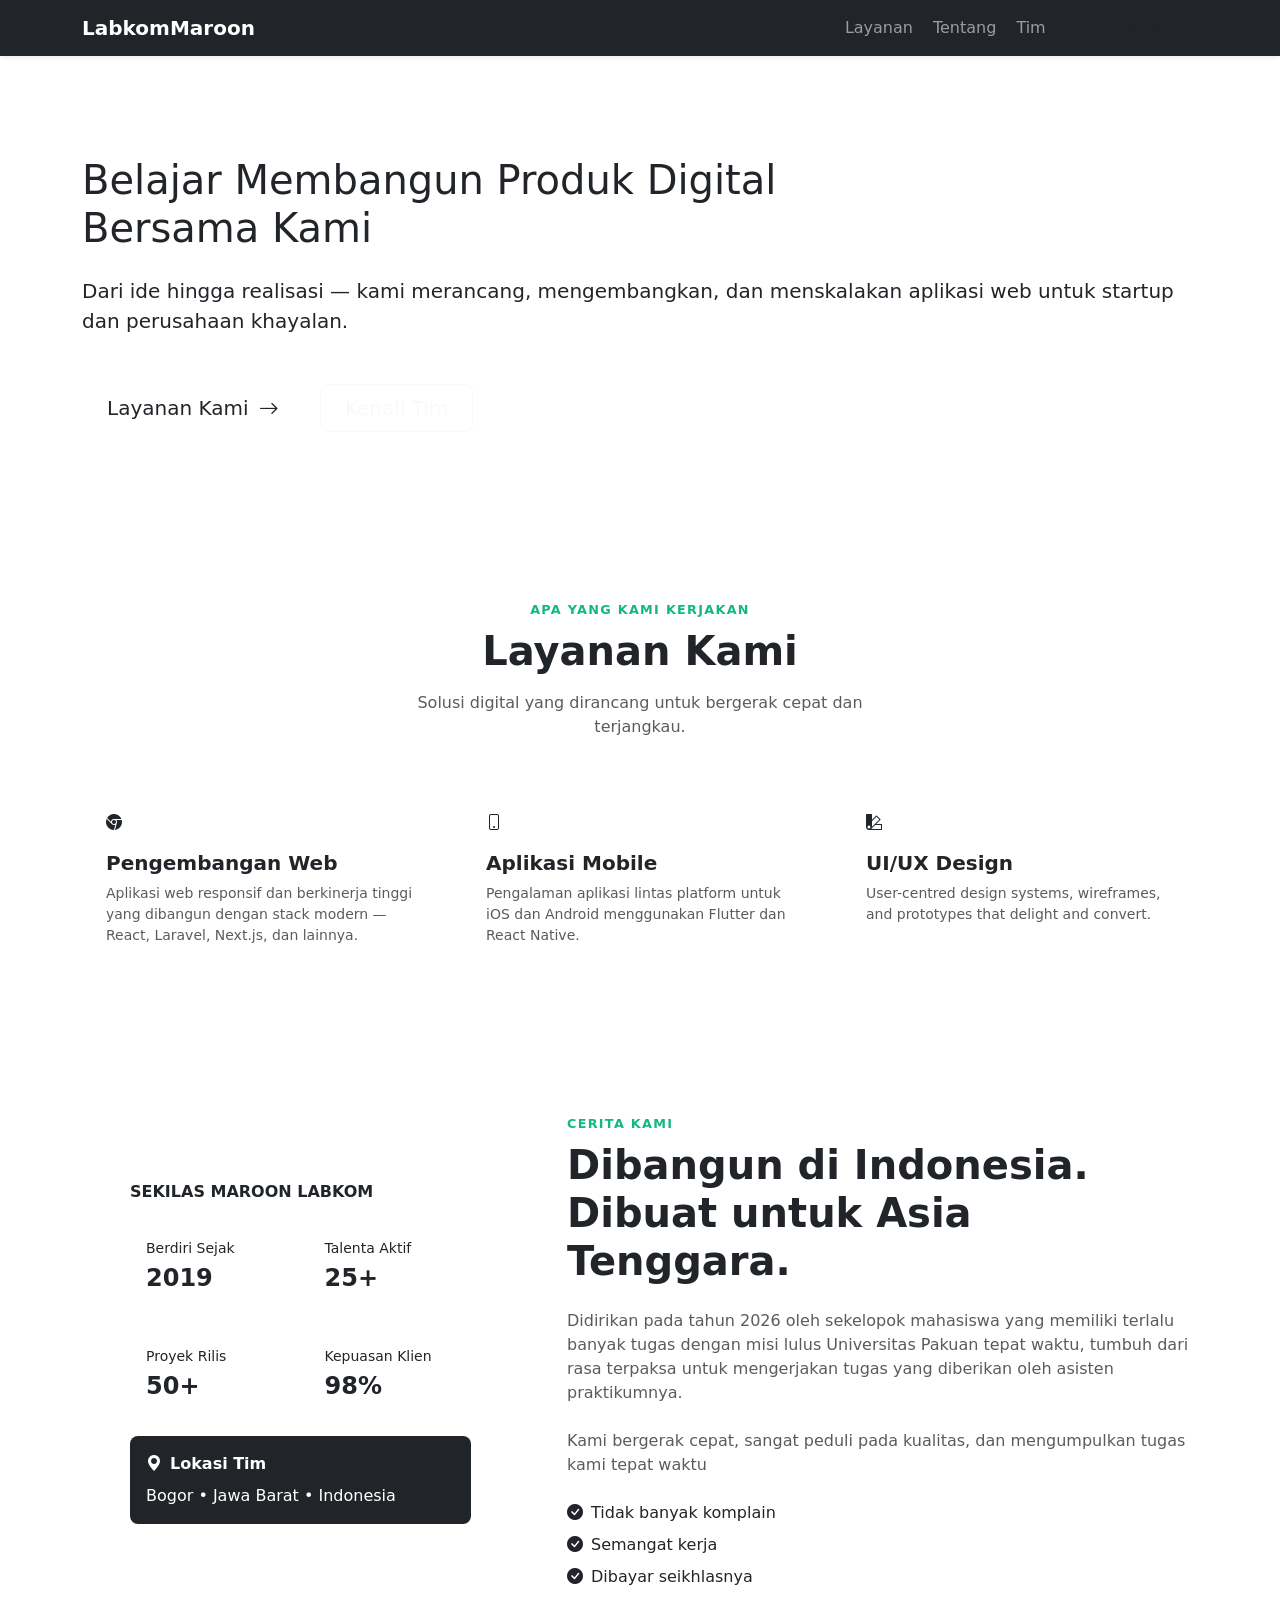
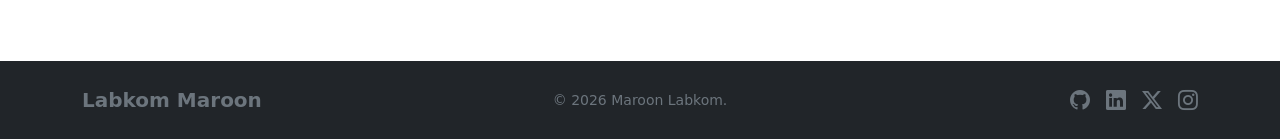
<file: A/Tahap 3/index.html>
<!DOCTYPE html>
<html lang="id">
<head>
  <meta charset="UTF-8" />
  <meta name="viewport" content="width=device-width, initial-scale=1.0" />
  <title>Belajar Git Part 2</title>

  <!-- Bootstrap 5 -->
  <link
    href="https://cdn.jsdelivr.net/npm/bootstrap@5.3.3/dist/css/bootstrap.min.css"
    rel="stylesheet"
  />
  <!-- Bootstrap Icons -->
  <link
    href="https://cdn.jsdelivr.net/npm/bootstrap-icons@1.11.3/font/bootstrap-icons.min.css"
    rel="stylesheet"
  />

  <!-- Google Fonts -->
  <link rel="preconnect" href="https://fonts.googleapis.com" />
  <link rel="preconnect" href="https://fonts.gstatic.com" crossorigin />
  <link
    href="https://fonts.googleapis.com/css2?family=Plus+Jakarta+Sans:wght@400;500;600;700;800&display=swap"
    rel="stylesheet"
  />
</head>

<body>
  <!-- ═══════════════════════════════════════════════════
       NAVBAR
  ════════════════════════════════════════════════════ -->
  <nav class="navbar navbar-expand-lg navbar-dark bg-dark sticky-top shadow-sm">
    <div class="container">
      <a class="navbar-brand fw-bold fs-5" href="#">
        Labkom<span>Maroon</span>
      </a>
      <button
        class="navbar-toggler border-0"
        type="button"
        data-bs-toggle="collapse"
        data-bs-target="#mainNav"
      >
        <span class="navbar-toggler-icon"></span>
      </button>
      <div class="collapse navbar-collapse" id="mainNav">
        <ul class="navbar-nav ms-auto gap-1">
          <li class="nav-item">
            <a class="nav-link" href="#services">Layanan</a>
          </li>
          <li class="nav-item">
            <a class="nav-link" href="#about">Tentang</a>
          </li>
          <li class="nav-item">
            <a class="nav-link" href="#team">Tim</a>
          </li>
          <li class="nav-item ms-lg-2">
            <a class="btn btn-brand btn-sm px-3" href="#contact">Hubungi Kami</a>
          </li>
        </ul>
      </div>
    </div>
  </nav>

  <!-- ═══════════════════════════════════════════════════
       HERO
  ════════════════════════════════════════════════════ -->
  <section id="hero">
    <div class="container py-5">
      <div class="row align-items-center g-5">
        <div class="col-lg-12">
          <span class="badge badge-tag rounded-pill px-3 py-2 mb-4 d-inline-block">
            #1 Mahasiswa di Universitas Pakuan
          </span>
          <h1>
            Belajar Membangun <span class="accent">Produk Digital</span><br />
            Bersama Kami
          </h1>
          <p class="lead mt-4 mb-5">
            Dari ide hingga realisasi — kami merancang, mengembangkan,
            dan menskalakan aplikasi web untuk startup dan perusahaan
            khayalan.
          </p>
          <div class="d-flex flex-wrap gap-3 mb-5">
            <a href="#services" class="btn btn-brand btn-lg px-4">
              Layanan Kami <i class="bi bi-arrow-right ms-1"></i>
            </a>
            <a href="#team" class="btn btn-outline-light btn-lg px-4">
              Kenali Tim
            </a>
          </div>
        </div>
      </div>
    </div>
  </section>

  <!-- ═══════════════════════════════════════════════════
       SERVICES
  ════════════════════════════════════════════════════ -->
  <section id="services" class="py-5">
    <div class="container py-4">

      <div class="text-center mb-5">
        <p class="text-uppercase fw-semibold mb-2" style="color: #10b981; font-size: 0.8rem; letter-spacing: 0.1em;">
          Apa yang Kami Kerjakan
        </p>
        <h2 class="fw-800 fs-1 mb-3" style="font-weight: 800;">Layanan Kami</h2>
        <p class="text-muted mx-auto" style="max-width: 520px;">
          Solusi digital yang dirancang untuk bergerak cepat
          dan terjangkau.
        </p>
      </div>

      <div class="row g-4">

        <div class="col-md-6 col-lg-4">
          <div class="service-card p-4 h-100 bg-white">
            <div class="service-icon mb-3">
              <i class="bi bi-browser-chrome"></i>
            </div>
            <h5 class="fw-700 mb-2" style="font-weight:700;">Pengembangan Web</h5>
            <p class="text-muted small mb-0">
              Aplikasi web responsif dan berkinerja tinggi yang dibangun
              dengan stack modern — React, Laravel, Next.js, dan lainnya.
            </p>
          </div>
        </div>

        <div class="col-md-6 col-lg-4">
          <div class="service-card p-4 h-100 bg-white">
            <div class="service-icon mb-3">
              <i class="bi bi-phone"></i>
            </div>
            <h5 class="fw-700 mb-2" style="font-weight:700;">Aplikasi Mobile</h5>
            <p class="text-muted small mb-0">
              Pengalaman aplikasi lintas platform untuk iOS dan Android
              menggunakan Flutter dan React Native.
            </p>
          </div>
        </div>

        <div class="col-md-6 col-lg-4">
          <div class="service-card p-4 h-100 bg-white">
            <div class="service-icon mb-3">
              <i class="bi bi-palette2"></i>
            </div>
            <h5 class="fw-700 mb-2" style="font-weight:700;">UI/UX Design</h5>
            <p class="text-muted small mb-0">
              User-centred design systems, wireframes, and prototypes
              that delight and convert.
            </p>
          </div>
        </div>

      </div>
    </div>
  </section>

  <!-- ═══════════════════════════════════════════════════
       ABOUT
  ════════════════════════════════════════════════════ -->
  <section id="about" class="py-5">
    <div class="container py-4">
      <div class="row align-items-center g-5">

        <div class="col-lg-5">
          <div class="about-img-wrap">
            <div class="w-100 p-4 p-md-5">
              <p class="text-uppercase fw-semibold mb-3">
                Sekilas Maroon Labkom
              </p>

              <div class="row g-3 mb-3">
                <div class="col-6">
                  <div class="h-100 rounded-3 p-3">
                    <small>Berdiri Sejak</small>
                    <p class="fw-bold mb-0 fs-4">2019</p>
                  </div>
                </div>
                <div class="col-6">
                  <div class="h-100 rounded-3 p-3">
                    <small>Talenta Aktif</small>
                    <p class="fw-bold mb-0 fs-4">25+</p>
                  </div>
                </div>
                <div class="col-6">
                  <div class="h-100 rounded-3 p-3">
                    <small>Proyek Rilis</small>
                    <p class="fw-bold mb-0 fs-4">50+</p>
                  </div>
                </div>
                <div class="col-6">
                  <div class="h-100 rounded-3 p-3">
                    <small>Kepuasan Klien</small>
                    <p class="fw-bold mb-0 fs-4">98%</p>
                  </div>
                </div>
              </div>

              <div class="rounded-3 p-3 bg-dark">
                <p class="mb-2 text-white fw-semibold">
                  <i class="bi bi-geo-alt-fill me-2" ></i>Lokasi Tim
                </p>
                <p class="mb-0 text-white">Bogor • Jawa Barat • Indonesia</p>
              </div>
            </div>
          </div>
        </div>

        <div class="col-lg-7">
          <p class="text-uppercase fw-semibold mb-2" style="color: #10b981; font-size: 0.8rem; letter-spacing: 0.1em;">
            Cerita Kami
          </p>
          <h2 class="fw-800 fs-1 mb-4" style="font-weight: 800;">
            Dibangun di Indonesia.<br />Dibuat untuk Asia Tenggara.
          </h2>
          <p class="text-muted mb-4">
            Didirikan pada tahun 2026 oleh sekelopok mahasiswa yang memiliki terlalu banyak tugas dengan misi lulus Universitas Pakuan tepat waktu, tumbuh dari rasa terpaksa untuk mengerjakan tugas yang diberikan oleh asisten praktikumnya.
          </p>
          <p class="text-muted mb-4">
            Kami bergerak cepat, sangat peduli pada kualitas, dan mengumpulkan tugas kami tepat waktu
          </p>
          <ul class="list-unstyled mb-0">
            <li class="d-flex align-items-center gap-2 mb-2">
              <i class="bi bi-check-circle-fill about-check"></i>
              <span>Tidak banyak komplain</span>
            </li>
            <li class="d-flex align-items-center gap-2 mb-2">
              <i class="bi bi-check-circle-fill about-check"></i>
              <span>Semangat kerja</span>
            </li>
            <li class="d-flex align-items-center gap-2">
              <i class="bi bi-check-circle-fill about-check"></i>
              <span>Dibayar seikhlasnya</span>
            </li>
          </ul>
        </div>

      </div>
    </div>
  </section>

  <!-- ═══════════════════════════════════════════════════
       FOOTER
  ════════════════════════════════════════════════════ -->
  <footer class="py-4 bg-dark text-secondary">
    <div class="container">
      <div class="row align-items-center gy-3">
        <div class="col-md-4">
          <span class="fw-bold fs-5">Labkom Maroon</span>
        </div>
        <div class="col-md-4 text-md-center">
          <small>&copy; 2026 Maroon Labkom.</small>
        </div>
        <div class="col-md-4 text-md-end d-flex justify-content-md-end gap-3">
          <a href="#" class="text-decoration-none text-secondary"><i class="bi bi-github fs-5"></i></a>
          <a href="#" class="text-decoration-none text-secondary"><i class="bi bi-linkedin fs-5"></i></a>
          <a href="#" class="text-decoration-none text-secondary"><i class="bi bi-twitter-x fs-5"></i></a>
          <a href="#" class="text-decoration-none text-secondary"><i class="bi bi-instagram fs-5"></i></a>
        </div>
      </div>
    </div>
  </footer>

  <!-- Bootstrap 5 JS -->
  <script src="https://cdn.jsdelivr.net/npm/bootstrap@5.3.3/dist/js/bootstrap.bundle.min.js"></script>
</body>
</html>
</file>
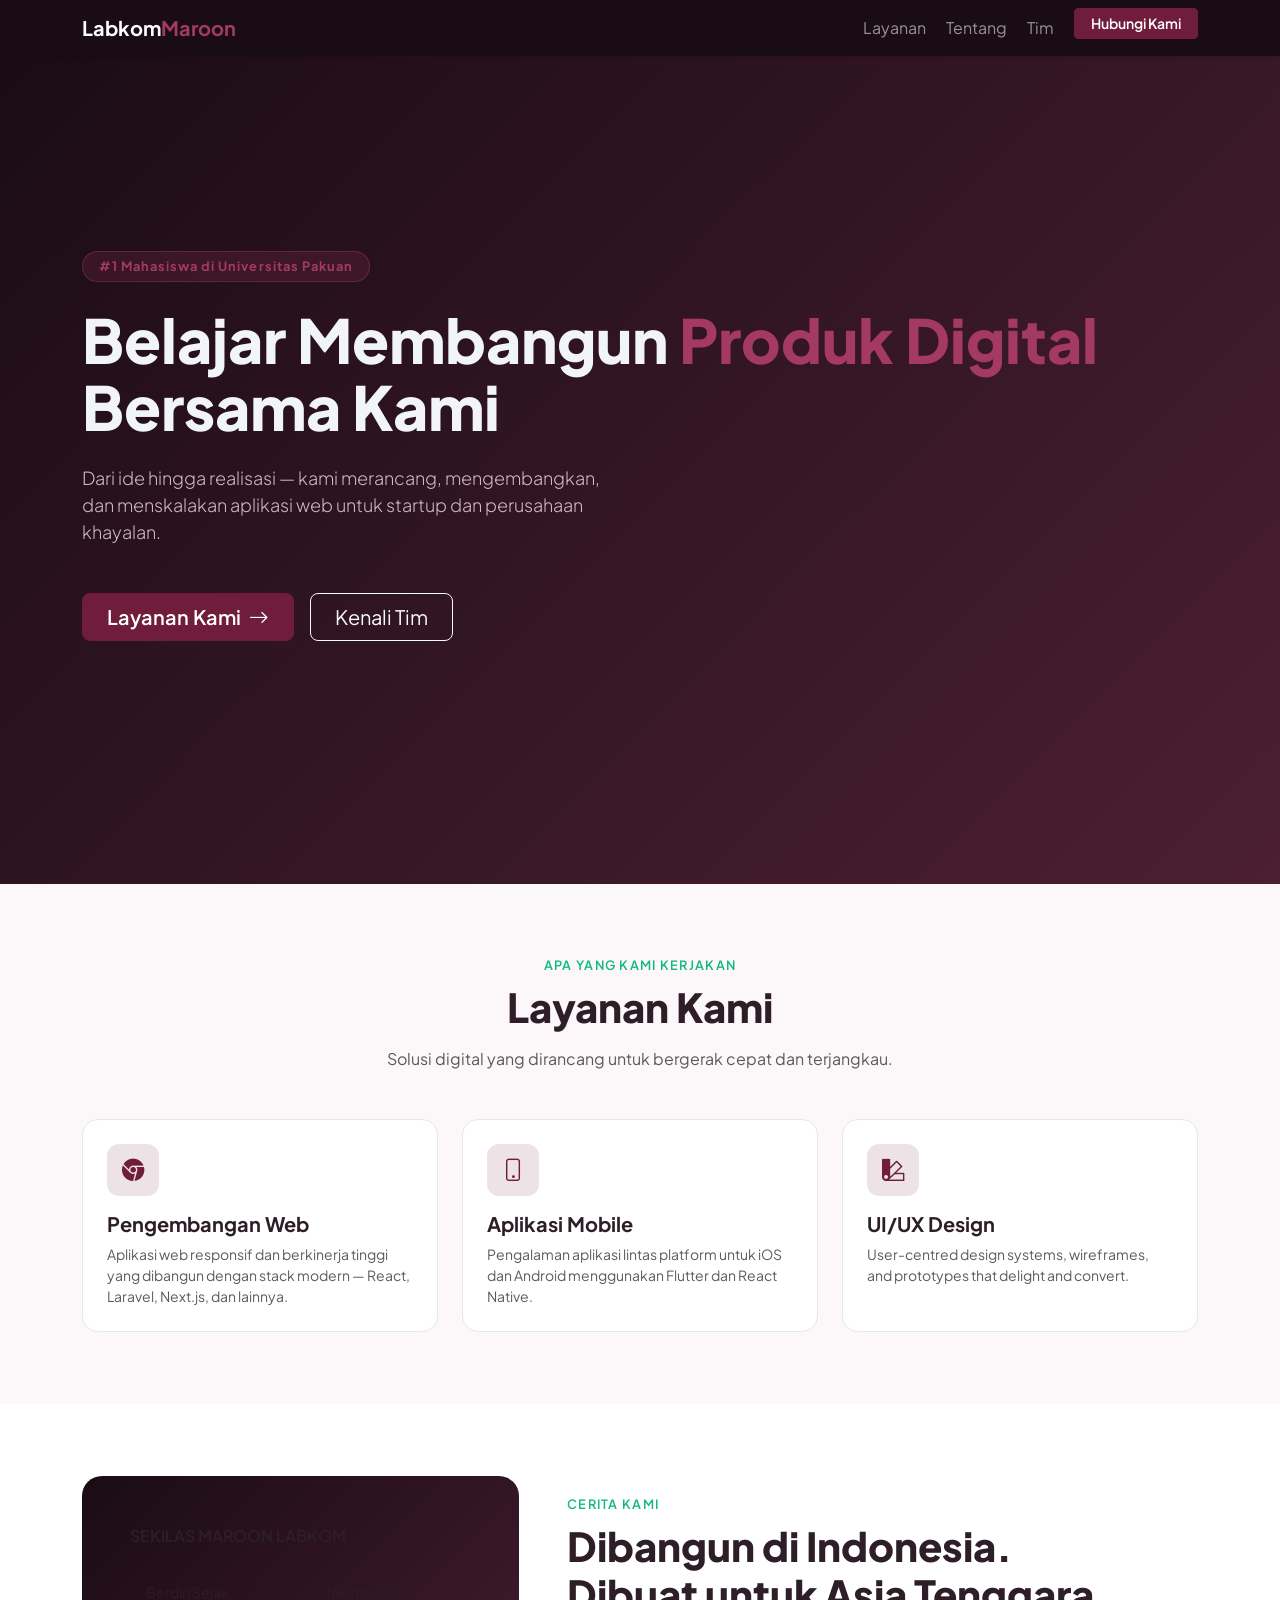
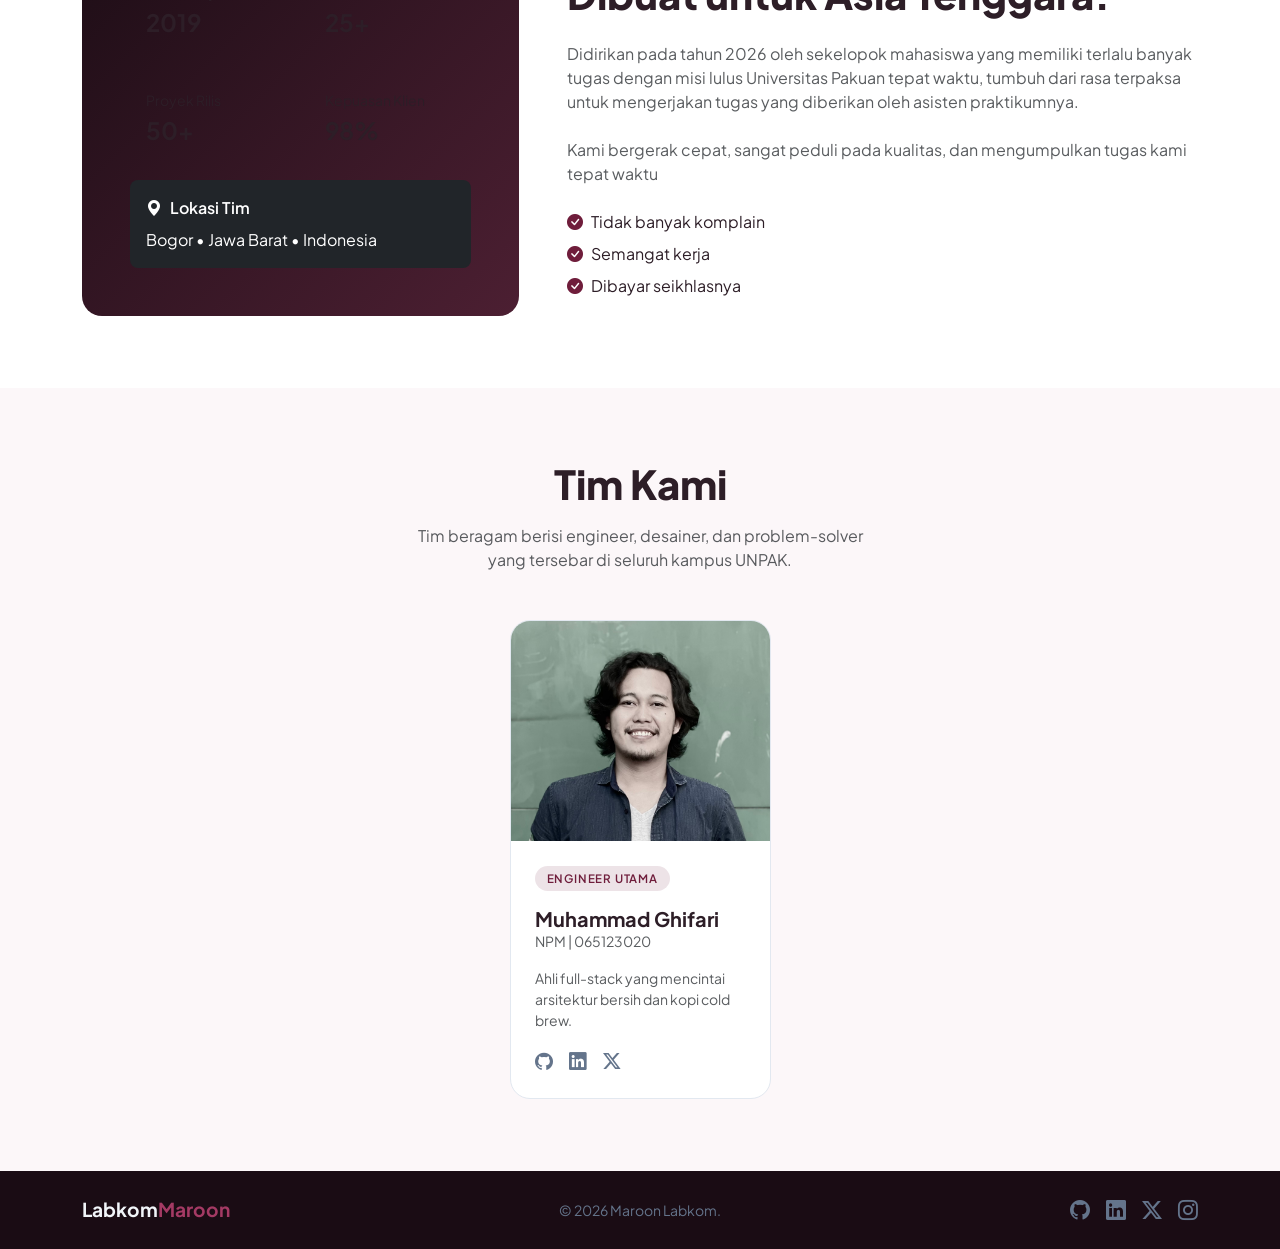
<file: A/Tahap 4/index.html>
<!DOCTYPE html>
<html lang="id">
<head>
  <meta charset="UTF-8" />
  <meta name="viewport" content="width=device-width, initial-scale=1.0" />
  <title>Belajar Git Part 2</title>

  <!-- Bootstrap 5 -->
  <link
    href="https://cdn.jsdelivr.net/npm/bootstrap@5.3.3/dist/css/bootstrap.min.css"
    rel="stylesheet"
  />
  <!-- Bootstrap Icons -->
  <link
    href="https://cdn.jsdelivr.net/npm/bootstrap-icons@1.11.3/font/bootstrap-icons.min.css"
    rel="stylesheet"
  />
  <!-- Custom CSS -->
  <link rel="stylesheet" href="style.css">

  <!-- Google Fonts -->
  <link rel="preconnect" href="https://fonts.googleapis.com" />
  <link rel="preconnect" href="https://fonts.gstatic.com" crossorigin />
  <link
    href="https://fonts.googleapis.com/css2?family=Plus+Jakarta+Sans:wght@400;500;600;700;800&display=swap"
    rel="stylesheet"
  />
</head>

<body>
  <!-- ═══════════════════════════════════════════════════
       NAVBAR
  ════════════════════════════════════════════════════ -->
  <nav class="navbar navbar-expand-lg navbar-dark bg-dark sticky-top shadow-sm">
    <div class="container">
      <a class="navbar-brand fw-bold fs-5" href="#">
        Labkom<span>Maroon</span>
      </a>
      <button
        class="navbar-toggler border-0"
        type="button"
        data-bs-toggle="collapse"
        data-bs-target="#mainNav"
      >
        <span class="navbar-toggler-icon"></span>
      </button>
      <div class="collapse navbar-collapse" id="mainNav">
        <ul class="navbar-nav ms-auto gap-1">
          <li class="nav-item">
            <a class="nav-link" href="#services">Layanan</a>
          </li>
          <li class="nav-item">
            <a class="nav-link" href="#about">Tentang</a>
          </li>
          <li class="nav-item">
            <a class="nav-link" href="#team">Tim</a>
          </li>
          <li class="nav-item ms-lg-2">
            <a class="btn btn-brand btn-sm px-3" href="#contact">Hubungi Kami</a>
          </li>
        </ul>
      </div>
    </div>
  </nav>

  <!-- ═══════════════════════════════════════════════════
       HERO
  ════════════════════════════════════════════════════ -->
  <section id="hero">
    <div class="container py-5">
      <div class="row align-items-center g-5">
        <div class="col-lg-12">
          <span class="badge badge-tag rounded-pill px-3 py-2 mb-4 d-inline-block">
            #1 Mahasiswa di Universitas Pakuan
          </span>
          <h1>
            Belajar Membangun <span class="accent">Produk Digital</span><br />
            Bersama Kami
          </h1>
          <p class="lead mt-4 mb-5">
            Dari ide hingga realisasi — kami merancang, mengembangkan,
            dan menskalakan aplikasi web untuk startup dan perusahaan
            khayalan.
          </p>
          <div class="d-flex flex-wrap gap-3 mb-5">
            <a href="#services" class="btn btn-brand btn-lg px-4">
              Layanan Kami <i class="bi bi-arrow-right ms-1"></i>
            </a>
            <a href="#team" class="btn btn-outline-light btn-lg px-4">
              Kenali Tim
            </a>
          </div>
        </div>
      </div>
    </div>
  </section>

  <!-- ═══════════════════════════════════════════════════
       SERVICES
  ════════════════════════════════════════════════════ -->
  <section id="services" class="py-5">
    <div class="container py-4">

      <div class="text-center mb-5">
        <p class="text-uppercase fw-semibold mb-2" style="color: #10b981; font-size: 0.8rem; letter-spacing: 0.1em;">
          Apa yang Kami Kerjakan
        </p>
        <h2 class="fw-800 fs-1 mb-3" style="font-weight: 800;">Layanan Kami</h2>
        <p class="text-muted mx-auto" style="max-width: 520px;">
          Solusi digital yang dirancang untuk bergerak cepat
          dan terjangkau.
        </p>
      </div>

      <div class="row g-4">

        <div class="col-md-6 col-lg-4">
          <div class="service-card p-4 h-100 bg-white">
            <div class="service-icon mb-3">
              <i class="bi bi-browser-chrome"></i>
            </div>
            <h5 class="fw-700 mb-2" style="font-weight:700;">Pengembangan Web</h5>
            <p class="text-muted small mb-0">
              Aplikasi web responsif dan berkinerja tinggi yang dibangun
              dengan stack modern — React, Laravel, Next.js, dan lainnya.
            </p>
          </div>
        </div>

        <div class="col-md-6 col-lg-4">
          <div class="service-card p-4 h-100 bg-white">
            <div class="service-icon mb-3">
              <i class="bi bi-phone"></i>
            </div>
            <h5 class="fw-700 mb-2" style="font-weight:700;">Aplikasi Mobile</h5>
            <p class="text-muted small mb-0">
              Pengalaman aplikasi lintas platform untuk iOS dan Android
              menggunakan Flutter dan React Native.
            </p>
          </div>
        </div>

        <div class="col-md-6 col-lg-4">
          <div class="service-card p-4 h-100 bg-white">
            <div class="service-icon mb-3">
              <i class="bi bi-palette2"></i>
            </div>
            <h5 class="fw-700 mb-2" style="font-weight:700;">UI/UX Design</h5>
            <p class="text-muted small mb-0">
              User-centred design systems, wireframes, and prototypes
              that delight and convert.
            </p>
          </div>
        </div>

      </div>
    </div>
  </section>

  <!-- ═══════════════════════════════════════════════════
       ABOUT
  ════════════════════════════════════════════════════ -->
  <section id="about" class="py-5">
    <div class="container py-4">
      <div class="row align-items-center g-5">

        <div class="col-lg-5">
          <div class="about-img-wrap">
            <div class="w-100 p-4 p-md-5">
              <p class="text-uppercase fw-semibold mb-3">
                Sekilas Maroon Labkom
              </p>

              <div class="row g-3 mb-3">
                <div class="col-6">
                  <div class="h-100 rounded-3 p-3">
                    <small>Berdiri Sejak</small>
                    <p class="fw-bold mb-0 fs-4">2019</p>
                  </div>
                </div>
                <div class="col-6">
                  <div class="h-100 rounded-3 p-3">
                    <small>Talenta Aktif</small>
                    <p class="fw-bold mb-0 fs-4">25+</p>
                  </div>
                </div>
                <div class="col-6">
                  <div class="h-100 rounded-3 p-3">
                    <small>Proyek Rilis</small>
                    <p class="fw-bold mb-0 fs-4">50+</p>
                  </div>
                </div>
                <div class="col-6">
                  <div class="h-100 rounded-3 p-3">
                    <small>Kepuasan Klien</small>
                    <p class="fw-bold mb-0 fs-4">98%</p>
                  </div>
                </div>
              </div>

              <div class="rounded-3 p-3 bg-dark">
                <p class="mb-2 text-white fw-semibold">
                  <i class="bi bi-geo-alt-fill me-2" ></i>Lokasi Tim
                </p>
                <p class="mb-0 text-white">Bogor • Jawa Barat • Indonesia</p>
              </div>
            </div>
          </div>
        </div>

        <div class="col-lg-7">
          <p class="text-uppercase fw-semibold mb-2" style="color: #10b981; font-size: 0.8rem; letter-spacing: 0.1em;">
            Cerita Kami
          </p>
          <h2 class="fw-800 fs-1 mb-4" style="font-weight: 800;">
            Dibangun di Indonesia.<br />Dibuat untuk Asia Tenggara.
          </h2>
          <p class="text-muted mb-4">
            Didirikan pada tahun 2026 oleh sekelopok mahasiswa yang memiliki terlalu banyak tugas dengan misi lulus Universitas Pakuan tepat waktu, tumbuh dari rasa terpaksa untuk mengerjakan tugas yang diberikan oleh asisten praktikumnya.
          </p>
          <p class="text-muted mb-4">
            Kami bergerak cepat, sangat peduli pada kualitas, dan mengumpulkan tugas kami tepat waktu
          </p>
          <ul class="list-unstyled mb-0">
            <li class="d-flex align-items-center gap-2 mb-2">
              <i class="bi bi-check-circle-fill about-check"></i>
              <span>Tidak banyak komplain</span>
            </li>
            <li class="d-flex align-items-center gap-2 mb-2">
              <i class="bi bi-check-circle-fill about-check"></i>
              <span>Semangat kerja</span>
            </li>
            <li class="d-flex align-items-center gap-2">
              <i class="bi bi-check-circle-fill about-check"></i>
              <span>Dibayar seikhlasnya</span>
            </li>
          </ul>
        </div>

      </div>
    </div>
  </section>

  <!-- ═══════════════════════════════════════════════════
       TEAM
  ════════════════════════════════════════════════════ -->
  <section id="team" class="py-5">
    <div class="container py-4">

      <div class="text-center mb-5">
        <h2 class="fw-800 fs-1 mb-3" style="font-weight: 800;">Tim Kami</h2>
        <p class="text-muted mx-auto" style="max-width: 480px;">
          Tim beragam berisi engineer, desainer, dan problem-solver
          yang tersebar di seluruh kampus UNPAK.
        </p>
      </div>

      <div class="row g-4 justify-content-center">
        <div class="col-md-6 col-lg-3">
          <div class="team-card bg-white h-100">
            <div class="photo-wrap">
              <img
                src="images/tim_1.jpeg"
                alt="ari"
              />
            </div>
            <div class="p-4">
              <span class="role-badge mb-2">Engineer Utama</span>
              <h5 class="fw-700 mb-0 mt-2" style="font-weight:700;">Muhammad Ghifari</h5>
              <p class="text-muted small mb-3">NPM | 065123020</p>
              <p class="text-muted small mb-3">
                Ahli full-stack yang mencintai arsitektur bersih dan kopi cold brew.
              </p>
              <div class="d-flex gap-3">
                <a href="#" class="social-link"><i class="bi bi-github"></i></a>
                <a href="#" class="social-link"><i class="bi bi-linkedin"></i></a>
                <a href="#" class="social-link"><i class="bi bi-twitter-x"></i></a>
              </div>
            </div>
          </div>
        </div>
      </div>
    </div>
  </section>

  <!-- ═══════════════════════════════════════════════════
       FOOTER
  ════════════════════════════════════════════════════ -->
  <footer class="py-4">
    <div class="container">
      <div class="row align-items-center gy-3">
        <div class="col-md-4">
          <span class="footer-brand">Labkom<span>Maroon</span></span>
        </div>
        <div class="col-md-4 text-md-center">
          <small>&copy; 2026 Maroon Labkom.</small>
        </div>
        <div class="col-md-4 text-md-end d-flex justify-content-md-end gap-3">
          <a href="#"><i class="bi bi-github fs-5"></i></a>
          <a href="#"><i class="bi bi-linkedin fs-5"></i></a>
          <a href="#"><i class="bi bi-twitter-x fs-5"></i></a>
          <a href="#"><i class="bi bi-instagram fs-5"></i></a>
        </div>
      </div>
    </div>
  </footer>

  <!-- Bootstrap 5 JS -->
  <script src="https://cdn.jsdelivr.net/npm/bootstrap@5.3.3/dist/js/bootstrap.bundle.min.js"></script>
</body>
</html>
</file>
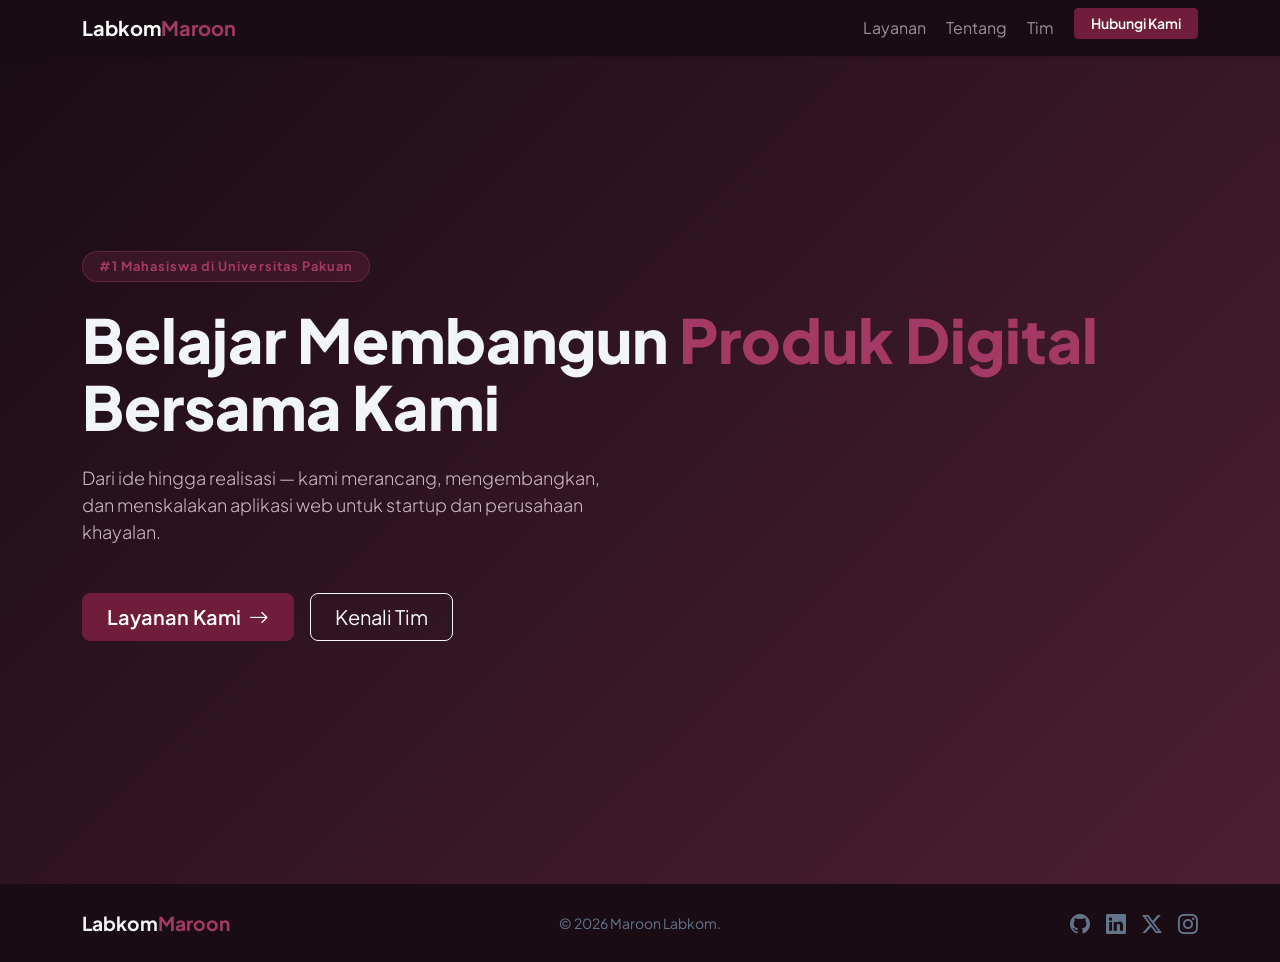
<file: B/Tahap 2/index.html>
<!DOCTYPE html>
<html lang="id">
<head>
  <meta charset="UTF-8" />
  <meta name="viewport" content="width=device-width, initial-scale=1.0" />
  <title>Belajar Git Part 2</title>

  <!-- Bootstrap 5 -->
  <link
    href="https://cdn.jsdelivr.net/npm/bootstrap@5.3.3/dist/css/bootstrap.min.css"
    rel="stylesheet"
  />
  <!-- Bootstrap Icons -->
  <link
    href="https://cdn.jsdelivr.net/npm/bootstrap-icons@1.11.3/font/bootstrap-icons.min.css"
    rel="stylesheet"
  />
  <!-- Custom CSS -->
  <link rel="stylesheet" href="style.css">

  <!-- Google Fonts -->
  <link rel="preconnect" href="https://fonts.googleapis.com" />
  <link rel="preconnect" href="https://fonts.gstatic.com" crossorigin />
  <link
    href="https://fonts.googleapis.com/css2?family=Plus+Jakarta+Sans:wght@400;500;600;700;800&display=swap"
    rel="stylesheet"
  />
</head>

<body>
  <!-- ═══════════════════════════════════════════════════
       NAVBAR
  ════════════════════════════════════════════════════ -->
  <nav class="navbar navbar-expand-lg navbar-dark bg-dark sticky-top shadow-sm">
    <div class="container">
      <a class="navbar-brand fw-bold fs-5" href="#">
        Labkom<span>Maroon</span>
      </a>
      <button
        class="navbar-toggler border-0"
        type="button"
        data-bs-toggle="collapse"
        data-bs-target="#mainNav"
      >
        <span class="navbar-toggler-icon"></span>
      </button>
      <div class="collapse navbar-collapse" id="mainNav">
        <ul class="navbar-nav ms-auto gap-1">
          <li class="nav-item">
            <a class="nav-link" href="#services">Layanan</a>
          </li>
          <li class="nav-item">
            <a class="nav-link" href="#about">Tentang</a>
          </li>
          <li class="nav-item">
            <a class="nav-link" href="#team">Tim</a>
          </li>
          <li class="nav-item ms-lg-2">
            <a class="btn btn-brand btn-sm px-3" href="#contact">Hubungi Kami</a>
          </li>
        </ul>
      </div>
    </div>
  </nav>

  <!-- ═══════════════════════════════════════════════════
       HERO
  ════════════════════════════════════════════════════ -->
  <section id="hero">
    <div class="container py-5">
      <div class="row align-items-center g-5">
        <div class="col-lg-12">
          <span class="badge badge-tag rounded-pill px-3 py-2 mb-4 d-inline-block">
            #1 Mahasiswa di Universitas Pakuan
          </span>
          <h1>
            Belajar Membangun <span class="accent">Produk Digital</span><br />
            Bersama Kami
          </h1>
          <p class="lead mt-4 mb-5">
            Dari ide hingga realisasi — kami merancang, mengembangkan,
            dan menskalakan aplikasi web untuk startup dan perusahaan
            khayalan.
          </p>
          <div class="d-flex flex-wrap gap-3 mb-5">
            <a href="#services" class="btn btn-brand btn-lg px-4">
              Layanan Kami <i class="bi bi-arrow-right ms-1"></i>
            </a>
            <a href="#team" class="btn btn-outline-light btn-lg px-4">
              Kenali Tim
            </a>
          </div>
        </div>
      </div>
    </div>
  </section>

  <!-- ═══════════════════════════════════════════════════
       FOOTER
  ════════════════════════════════════════════════════ -->
  <footer class="py-4">
    <div class="container">
      <div class="row align-items-center gy-3">
        <div class="col-md-4">
          <span class="footer-brand">Labkom<span>Maroon</span></span>
        </div>
        <div class="col-md-4 text-md-center">
          <small>&copy; 2026 Maroon Labkom.</small>
        </div>
        <div class="col-md-4 text-md-end d-flex justify-content-md-end gap-3">
          <a href="#"><i class="bi bi-github fs-5"></i></a>
          <a href="#"><i class="bi bi-linkedin fs-5"></i></a>
          <a href="#"><i class="bi bi-twitter-x fs-5"></i></a>
          <a href="#"><i class="bi bi-instagram fs-5"></i></a>
        </div>
      </div>
    </div>
  </footer>

  <!-- Bootstrap 5 JS -->
  <script src="https://cdn.jsdelivr.net/npm/bootstrap@5.3.3/dist/js/bootstrap.bundle.min.js"></script>
</body>
</html>
</file>
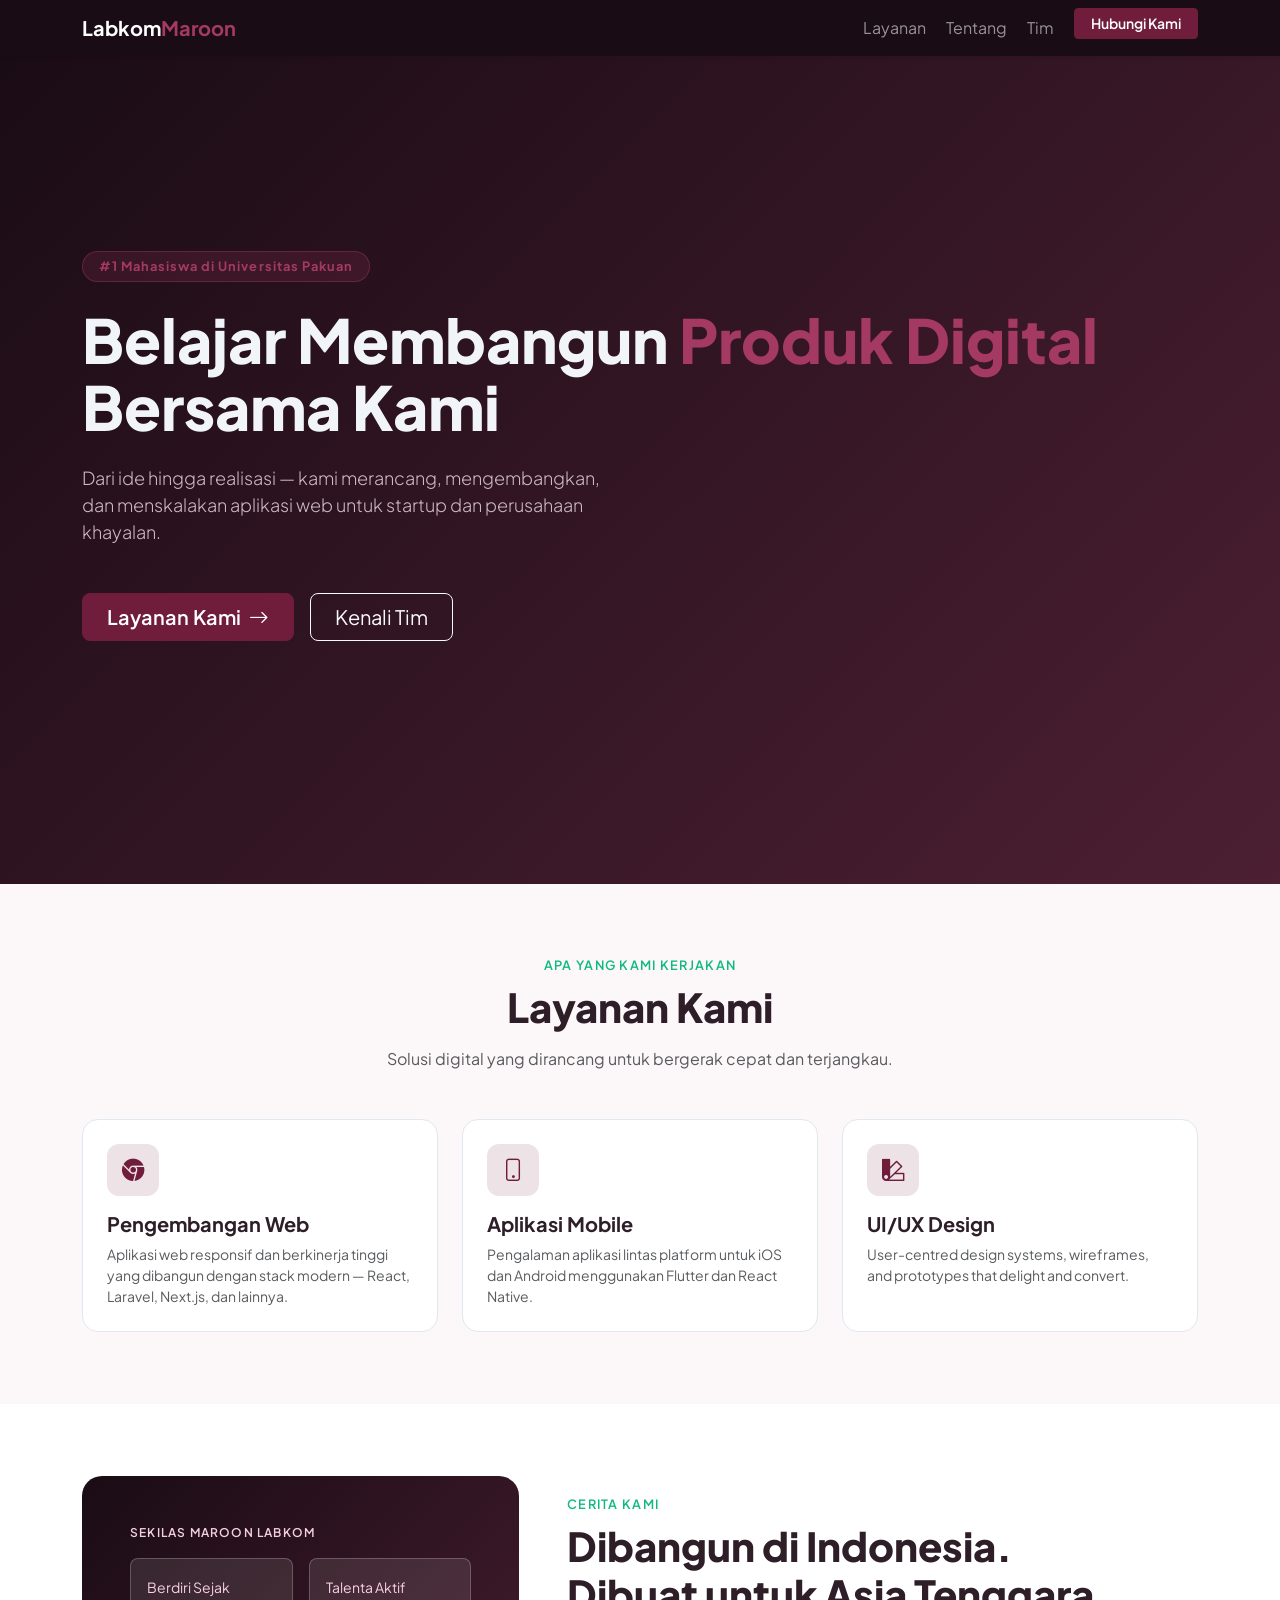
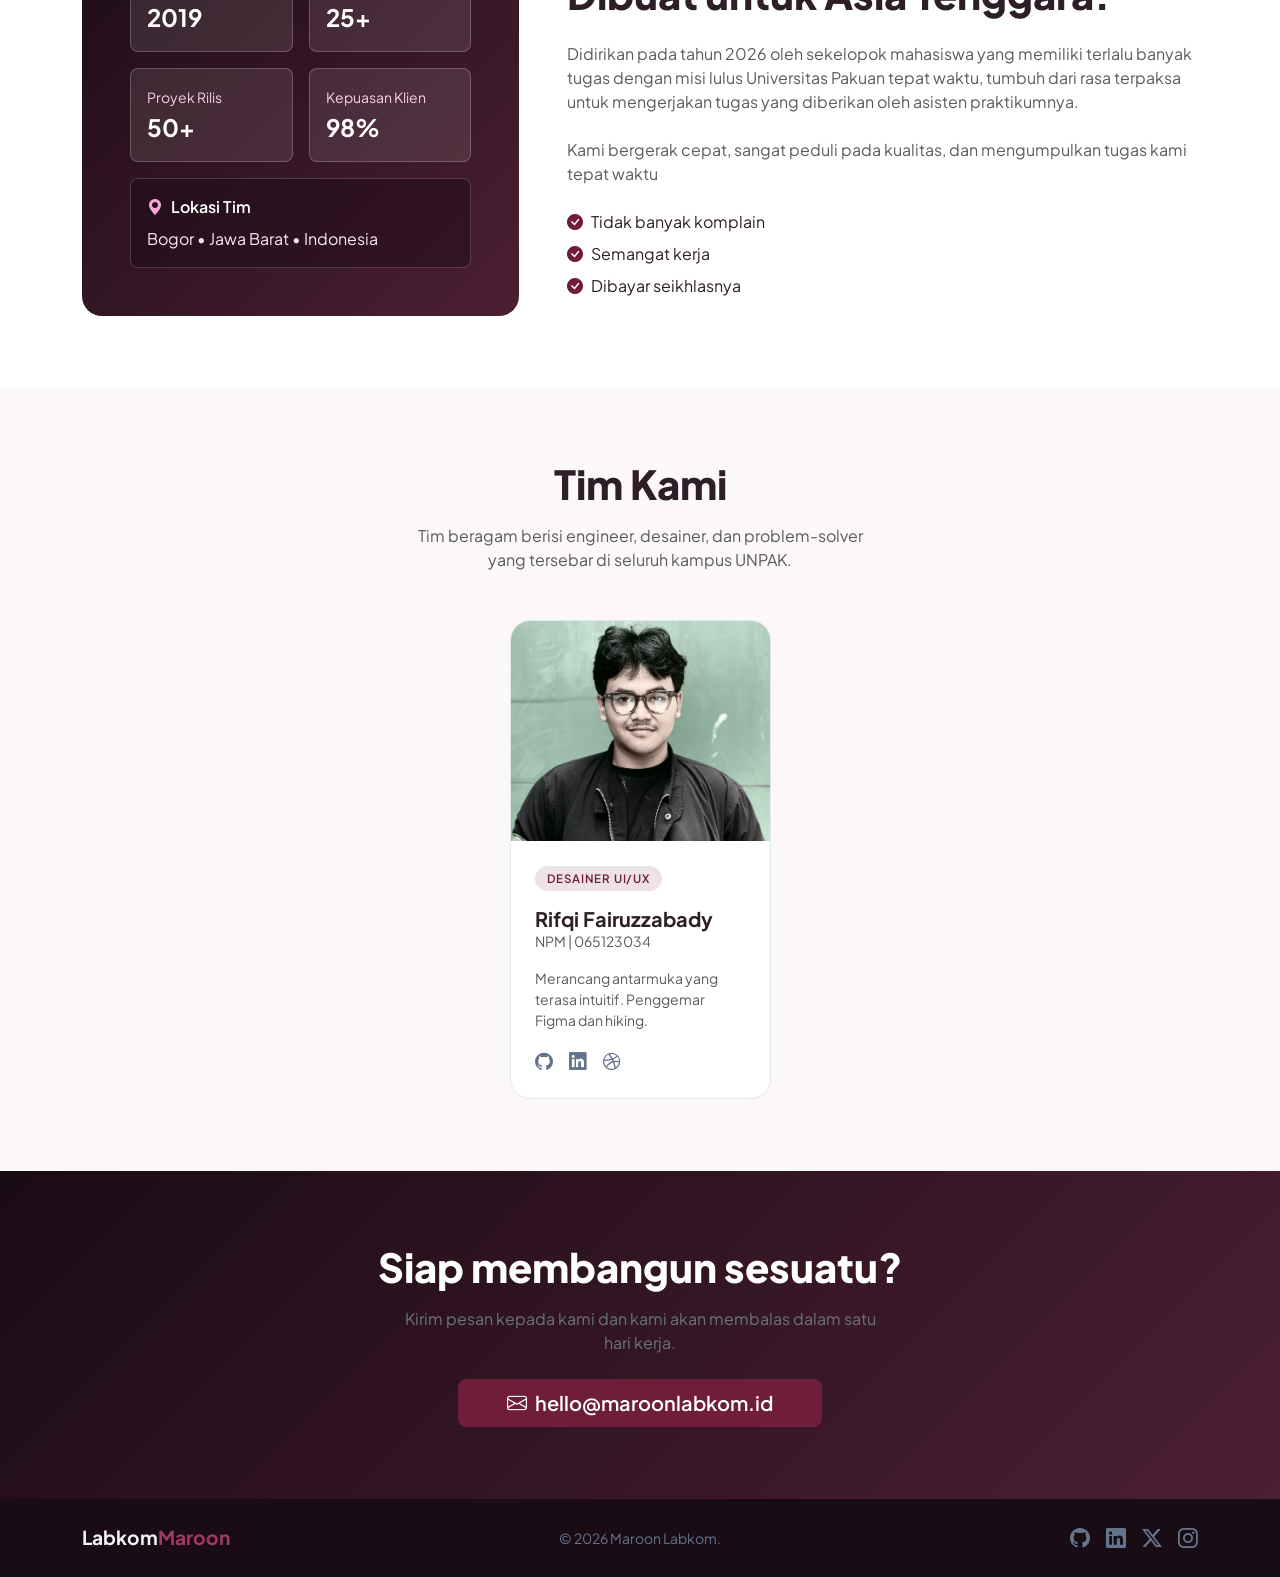
<file: B/Tahap 4/index.html>
<!DOCTYPE html>
<html lang="id">
<head>
  <meta charset="UTF-8" />
  <meta name="viewport" content="width=device-width, initial-scale=1.0" />
  <title>Belajar Git Part 2</title>

  <!-- Bootstrap 5 -->
  <link
    href="https://cdn.jsdelivr.net/npm/bootstrap@5.3.3/dist/css/bootstrap.min.css"
    rel="stylesheet"
  />
  <!-- Bootstrap Icons -->
  <link
    href="https://cdn.jsdelivr.net/npm/bootstrap-icons@1.11.3/font/bootstrap-icons.min.css"
    rel="stylesheet"
  />
  <!-- Custom CSS -->
  <link rel="stylesheet" href="style.css">

  <!-- Google Fonts -->
  <link rel="preconnect" href="https://fonts.googleapis.com" />
  <link rel="preconnect" href="https://fonts.gstatic.com" crossorigin />
  <link
    href="https://fonts.googleapis.com/css2?family=Plus+Jakarta+Sans:wght@400;500;600;700;800&display=swap"
    rel="stylesheet"
  />
</head>

<body>
  <!-- ═══════════════════════════════════════════════════
       NAVBAR
  ════════════════════════════════════════════════════ -->
  <nav class="navbar navbar-expand-lg navbar-dark bg-dark sticky-top shadow-sm">
    <div class="container">
      <a class="navbar-brand fw-bold fs-5" href="#">
        Labkom<span>Maroon</span>
      </a>
      <button
        class="navbar-toggler border-0"
        type="button"
        data-bs-toggle="collapse"
        data-bs-target="#mainNav"
      >
        <span class="navbar-toggler-icon"></span>
      </button>
      <div class="collapse navbar-collapse" id="mainNav">
        <ul class="navbar-nav ms-auto gap-1">
          <li class="nav-item">
            <a class="nav-link" href="#services">Layanan</a>
          </li>
          <li class="nav-item">
            <a class="nav-link" href="#about">Tentang</a>
          </li>
          <li class="nav-item">
            <a class="nav-link" href="#team">Tim</a>
          </li>
          <li class="nav-item ms-lg-2">
            <a class="btn btn-brand btn-sm px-3" href="#contact">Hubungi Kami</a>
          </li>
        </ul>
      </div>
    </div>
  </nav>

  <!-- ═══════════════════════════════════════════════════
       HERO
  ════════════════════════════════════════════════════ -->
  <section id="hero">
    <div class="container py-5">
      <div class="row align-items-center g-5">
        <div class="col-lg-12">
          <span class="badge badge-tag rounded-pill px-3 py-2 mb-4 d-inline-block">
            #1 Mahasiswa di Universitas Pakuan
          </span>
          <h1>
            Belajar Membangun <span class="accent">Produk Digital</span><br />
            Bersama Kami
          </h1>
          <p class="lead mt-4 mb-5">
            Dari ide hingga realisasi — kami merancang, mengembangkan,
            dan menskalakan aplikasi web untuk startup dan perusahaan
            khayalan.
          </p>
          <div class="d-flex flex-wrap gap-3 mb-5">
            <a href="#services" class="btn btn-brand btn-lg px-4">
              Layanan Kami <i class="bi bi-arrow-right ms-1"></i>
            </a>
            <a href="#team" class="btn btn-outline-light btn-lg px-4">
              Kenali Tim
            </a>
          </div>
        </div>
      </div>
    </div>
  </section>

  <!-- ═══════════════════════════════════════════════════
       SERVICES
  ════════════════════════════════════════════════════ -->
  <section id="services" class="py-5">
    <div class="container py-4">

      <div class="text-center mb-5">
        <p class="text-uppercase fw-semibold mb-2" style="color: #10b981; font-size: 0.8rem; letter-spacing: 0.1em;">
          Apa yang Kami Kerjakan
        </p>
        <h2 class="fw-800 fs-1 mb-3" style="font-weight: 800;">Layanan Kami</h2>
        <p class="text-muted mx-auto" style="max-width: 520px;">
          Solusi digital yang dirancang untuk bergerak cepat
          dan terjangkau.
        </p>
      </div>

      <div class="row g-4">

        <div class="col-md-6 col-lg-4">
          <div class="service-card p-4 h-100 bg-white">
            <div class="service-icon mb-3">
              <i class="bi bi-browser-chrome"></i>
            </div>
            <h5 class="fw-700 mb-2" style="font-weight:700;">Pengembangan Web</h5>
            <p class="text-muted small mb-0">
              Aplikasi web responsif dan berkinerja tinggi yang dibangun
              dengan stack modern — React, Laravel, Next.js, dan lainnya.
            </p>
          </div>
        </div>

        <div class="col-md-6 col-lg-4">
          <div class="service-card p-4 h-100 bg-white">
            <div class="service-icon mb-3">
              <i class="bi bi-phone"></i>
            </div>
            <h5 class="fw-700 mb-2" style="font-weight:700;">Aplikasi Mobile</h5>
            <p class="text-muted small mb-0">
              Pengalaman aplikasi lintas platform untuk iOS dan Android
              menggunakan Flutter dan React Native.
            </p>
          </div>
        </div>

        <div class="col-md-6 col-lg-4">
          <div class="service-card p-4 h-100 bg-white">
            <div class="service-icon mb-3">
              <i class="bi bi-palette2"></i>
            </div>
            <h5 class="fw-700 mb-2" style="font-weight:700;">UI/UX Design</h5>
            <p class="text-muted small mb-0">
              User-centred design systems, wireframes, and prototypes
              that delight and convert.
            </p>
          </div>
        </div>

      </div>
    </div>
  </section>

  <!-- ═══════════════════════════════════════════════════
       ABOUT
  ════════════════════════════════════════════════════ -->
  <section id="about" class="py-5">
    <div class="container py-4">
      <div class="row align-items-center g-5">

        <div class="col-lg-5">
          <div class="about-img-wrap">
            <div class="w-100 p-4 p-md-5">
              <p class="text-uppercase fw-semibold mb-3" style="color:#f5d0df; font-size:0.75rem; letter-spacing:0.1em;">
                Sekilas Maroon Labkom
              </p>

              <div class="row g-3 mb-3">
                <div class="col-6">
                  <div class="h-100 rounded-3 p-3" style="background:rgba(255,255,255,0.1); border:1px solid rgba(255,255,255,0.22);">
                    <small style="color:#fbcfe8;">Berdiri Sejak</small>
                    <p class="text-white fw-bold mb-0 fs-4">2019</p>
                  </div>
                </div>
                <div class="col-6">
                  <div class="h-100 rounded-3 p-3" style="background:rgba(255,255,255,0.1); border:1px solid rgba(255,255,255,0.22);">
                    <small style="color:#fbcfe8;">Talenta Aktif</small>
                    <p class="text-white fw-bold mb-0 fs-4">25+</p>
                  </div>
                </div>
                <div class="col-6">
                  <div class="h-100 rounded-3 p-3" style="background:rgba(255,255,255,0.1); border:1px solid rgba(255,255,255,0.22);">
                    <small style="color:#fbcfe8;">Proyek Rilis</small>
                    <p class="text-white fw-bold mb-0 fs-4">50+</p>
                  </div>
                </div>
                <div class="col-6">
                  <div class="h-100 rounded-3 p-3" style="background:rgba(255,255,255,0.1); border:1px solid rgba(255,255,255,0.22);">
                    <small style="color:#fbcfe8;">Kepuasan Klien</small>
                    <p class="text-white fw-bold mb-0 fs-4">98%</p>
                  </div>
                </div>
              </div>

              <div class="rounded-3 p-3" style="background:rgba(26,12,20,0.45); border:1px solid rgba(255,255,255,0.18);">
                <p class="mb-2 text-white fw-semibold">
                  <i class="bi bi-geo-alt-fill me-2" style="color:#f9a8d4;"></i>Lokasi Tim
                </p>
                <p class="mb-0" style="color:#fce7f3;">Bogor • Jawa Barat • Indonesia</p>
              </div>
            </div>
          </div>
        </div>

        <div class="col-lg-7">
          <p class="text-uppercase fw-semibold mb-2" style="color: #10b981; font-size: 0.8rem; letter-spacing: 0.1em;">
            Cerita Kami
          </p>
          <h2 class="fw-800 fs-1 mb-4" style="font-weight: 800;">
            Dibangun di Indonesia.<br />Dibuat untuk Asia Tenggara.
          </h2>
          <p class="text-muted mb-4">
            Didirikan pada tahun 2026 oleh sekelopok mahasiswa yang memiliki terlalu banyak tugas dengan misi lulus Universitas Pakuan tepat waktu, tumbuh dari rasa terpaksa untuk mengerjakan tugas yang diberikan oleh asisten praktikumnya.
          </p>
          <p class="text-muted mb-4">
            Kami bergerak cepat, sangat peduli pada kualitas, dan mengumpulkan tugas kami tepat waktu
          </p>
          <ul class="list-unstyled mb-0">
            <li class="d-flex align-items-center gap-2 mb-2">
              <i class="bi bi-check-circle-fill about-check"></i>
              <span>Tidak banyak komplain</span>
            </li>
            <li class="d-flex align-items-center gap-2 mb-2">
              <i class="bi bi-check-circle-fill about-check"></i>
              <span>Semangat kerja</span>
            </li>
            <li class="d-flex align-items-center gap-2">
              <i class="bi bi-check-circle-fill about-check"></i>
              <span>Dibayar seikhlasnya</span>
            </li>
          </ul>
        </div>

      </div>
    </div>
  </section>

  <!-- ═══════════════════════════════════════════════════
       TEAM
  ════════════════════════════════════════════════════ -->
  <section id="team" class="py-5">
    <div class="container py-4">

      <div class="text-center mb-5">
        <h2 class="fw-800 fs-1 mb-3" style="font-weight: 800;">Tim Kami</h2>
        <p class="text-muted mx-auto" style="max-width: 480px;">
          Tim beragam berisi engineer, desainer, dan problem-solver
          yang tersebar di seluruh kampus UNPAK.
        </p>
      </div>

      <div class="row g-4 justify-content-center">
        <div class="col-md-6 col-lg-3">
          <div class="team-card bg-white h-100">
            <div class="photo-wrap">
              <img
                src="images/tim_2.jpeg"
                alt="ari"
              />
            </div>
            <div class="p-4">
              <span class="role-badge mb-2">Desainer UI/UX</span>
              <h5 class="fw-700 mb-0 mt-2" style="font-weight:700;">Rifqi Fairuzzabady</h5>
              <p class="text-muted small mb-3">NPM | 065123034</p>
              <p class="text-muted small mb-3">
                Merancang antarmuka yang terasa intuitif. Penggemar Figma dan hiking.
              </p>
              <div class="d-flex gap-3">
                <a href="#" class="social-link"><i class="bi bi-github"></i></a>
                <a href="#" class="social-link"><i class="bi bi-linkedin"></i></a>
                <a href="#" class="social-link"><i class="bi bi-dribbble"></i></a>
              </div>
            </div>
          </div>
        </div>
      </div>
    </div>
  </section>

  <!-- ═══════════════════════════════════════════════════
       CONTACT
  ════════════════════════════════════════════════════ -->
  <section id="contact" class="py-5" style="background: linear-gradient(135deg, #1a0c14, #4c1f32);">
    <div class="container py-4 text-center">
      <h2 class="fw-800 fs-1 text-white mb-3" style="font-weight: 800;">
        Siap membangun sesuatu?
      </h2>
      <p class="text-secondary mb-4 mx-auto" style="max-width: 480px;">
        Kirim pesan kepada kami dan kami akan membalas dalam satu hari kerja.
      </p>
      <a href="mailto:hello@maroonlabkom.id" class="btn btn-brand btn-lg px-5">
        <i class="bi bi-envelope me-2"></i>hello@maroonlabkom.id
      </a>
    </div>
  </section>

  <!-- ═══════════════════════════════════════════════════
       FOOTER
  ════════════════════════════════════════════════════ -->
  <footer class="py-4">
    <div class="container">
      <div class="row align-items-center gy-3">
        <div class="col-md-4">
          <span class="footer-brand">Labkom<span>Maroon</span></span>
        </div>
        <div class="col-md-4 text-md-center">
          <small>&copy; 2026 Maroon Labkom.</small>
        </div>
        <div class="col-md-4 text-md-end d-flex justify-content-md-end gap-3">
          <a href="#"><i class="bi bi-github fs-5"></i></a>
          <a href="#"><i class="bi bi-linkedin fs-5"></i></a>
          <a href="#"><i class="bi bi-twitter-x fs-5"></i></a>
          <a href="#"><i class="bi bi-instagram fs-5"></i></a>
        </div>
      </div>
    </div>
  </footer>

  <!-- Bootstrap 5 JS -->
  <script src="https://cdn.jsdelivr.net/npm/bootstrap@5.3.3/dist/js/bootstrap.bundle.min.js"></script>
</body>
</html>
</file>
<file: A/Tahap 4/style.css>
:root {
  --brand-maroon: #6f1d3b;
  --brand-maroon-light: #a43a64;
  --brand-dark: #1a0c14;
  --brand-text: #2d1e27;
  --brand-green: #10b981;
}

body {
  font-family: "Plus Jakarta Sans", sans-serif;
  color: var(--brand-text);
}

/* ── Navbar ─────────────────────────────────────────── */
.navbar.bg-dark {
  background-color: var(--brand-dark) !important;
}

.navbar-brand span {
  color: var(--brand-maroon-light);
}

/* ── Hero ───────────────────────────────────────────── */
#hero {
  background: linear-gradient(135deg, var(--brand-dark) 0%, #4c1f32 100%);
  min-height: 92vh;
  display: flex;
  align-items: center;
}

#hero .badge-tag {
  background: rgba(164, 58, 100, 0.18);
  color: var(--brand-maroon-light);
  border: 1px solid rgba(164, 58, 100, 0.38);
  font-size: 0.8rem;
  letter-spacing: 0.08em;
}

#hero h1 {
  font-size: clamp(2.4rem, 5vw, 3.8rem);
  font-weight: 800;
  line-height: 1.1;
  color: #f1f5f9;
}

#hero h1 .accent {
  color: var(--brand-maroon-light);
}

#hero p.lead {
  color: #cdb9c3;
  font-size: 1.125rem;
  max-width: 520px;
}

.btn-brand {
  background: var(--brand-maroon);
  border-color: var(--brand-maroon);
  color: #fff;
  font-weight: 600;
}

.btn-brand:hover {
  background: var(--brand-maroon-light);
  border-color: var(--brand-maroon-light);
  color: #fff;
}

.hero-stat {
  border-left: 3px solid var(--brand-maroon);
  padding-left: 1rem;
}
.hero-stat .number {
  font-size: 2rem;
  font-weight: 800;
  color: #f1f5f9;
  line-height: 1;
}
.hero-stat .label {
  font-size: 0.8rem;
  color: #64748b;
  text-transform: uppercase;
  letter-spacing: 0.06em;
}

/* ── Services ───────────────────────────────────────── */
#services {
  background: #fcf7f9;
}

.service-card {
  border: 1px solid #e2e8f0;
  border-radius: 1rem;
  transition:
    transform 0.2s,
    box-shadow 0.2s;
}

.service-card:hover {
  transform: translateY(-4px);
  box-shadow: 0 12px 32px rgba(0, 0, 0, 0.08);
}

.service-icon {
  width: 52px;
  height: 52px;
  background: rgba(111, 29, 59, 0.12);
  color: var(--brand-maroon);
  border-radius: 0.75rem;
  display: flex;
  align-items: center;
  justify-content: center;
  font-size: 1.4rem;
}

/* ── About ──────────────────────────────────────────── */
#about .about-img-wrap {
  border-radius: 1.25rem;
  overflow: hidden;
  background: linear-gradient(135deg, #1a0c14, #4c1f32);
  min-height: 360px;
  display: flex;
  align-items: center;
  justify-content: center;
}
.about-check {
  color: var(--brand-maroon);
}

/* ── Team ───────────────────────────────────────────── */
#team {
  background: #fcf7f9;
}

.team-card {
  border: 1px solid #e2e8f0;
  border-radius: 1.25rem;
  overflow: hidden;
  transition:
    transform 0.2s,
    box-shadow 0.2s;
}
.team-card:hover {
  transform: translateY(-5px);
  box-shadow: 0 16px 40px rgba(0, 0, 0, 0.1);
}
.team-card .photo-wrap {
  height: 220px;
  background: linear-gradient(135deg, #f7e4ec, #efd2dc);
  overflow: hidden;
  display: flex;
  align-items: center;
  justify-content: center;
}
.team-card .photo-wrap img {
  width: 100%;
  height: 100%;
  object-fit: cover;
}
.team-card .photo-wrap .placeholder-icon {
  font-size: 5rem;
  color: #94a3b8;
}
.team-card .role-badge {
  font-size: 0.72rem;
  font-weight: 600;
  letter-spacing: 0.07em;
  text-transform: uppercase;
  background: rgba(111, 29, 59, 0.12);
  color: var(--brand-maroon);
  border-radius: 50px;
  padding: 0.25rem 0.75rem;
  display: inline-block;
}
.team-card .social-link {
  color: #64748b;
  text-decoration: none;
  font-size: 1.1rem;
  transition: color 0.15s;
}
.team-card .social-link:hover {
  color: var(--brand-maroon);
}

/* ── Footer ─────────────────────────────────────────── */
footer {
  background: var(--brand-dark);
  color: #64748b;
}
footer a {
  color: #64748b;
  text-decoration: none;
}
footer a:hover {
  color: var(--brand-maroon-light);
}
footer .footer-brand {
  color: #f1f5f9;
  font-weight: 700;
  font-size: 1.2rem;
}
footer .footer-brand span {
  color: var(--brand-maroon-light);
}
</file>
<file: B/Tahap 2/style.css>
:root {
  --brand-maroon: #6f1d3b;
  --brand-maroon-light: #a43a64;
  --brand-dark: #1a0c14;
  --brand-text: #2d1e27;
}

body {
  font-family: "Plus Jakarta Sans", sans-serif;
  color: var(--brand-text);
}

/* ── Navbar ─────────────────────────────────────────── */
.navbar.bg-dark {
  background-color: var(--brand-dark) !important;
}

.navbar-brand span {
  color: var(--brand-maroon-light);
}

/* ── Hero ───────────────────────────────────────────── */
#hero {
  background: linear-gradient(135deg, var(--brand-dark) 0%, #4c1f32 100%);
  min-height: 92vh;
  display: flex;
  align-items: center;
}

#hero .badge-tag {
  background: rgba(164, 58, 100, 0.18);
  color: var(--brand-maroon-light);
  border: 1px solid rgba(164, 58, 100, 0.38);
  font-size: 0.8rem;
  letter-spacing: 0.08em;
}

#hero h1 {
  font-size: clamp(2.4rem, 5vw, 3.8rem);
  font-weight: 800;
  line-height: 1.1;
  color: #f1f5f9;
}

#hero h1 .accent {
  color: var(--brand-maroon-light);
}

#hero p.lead {
  color: #cdb9c3;
  font-size: 1.125rem;
  max-width: 520px;
}

.btn-brand {
  background: var(--brand-maroon);
  border-color: var(--brand-maroon);
  color: #fff;
  font-weight: 600;
}

.btn-brand:hover {
  background: var(--brand-maroon-light);
  border-color: var(--brand-maroon-light);
  color: #fff;
}

/* ── Footer ─────────────────────────────────────────── */
footer {
  background: var(--brand-dark);
  color: #64748b;
}

footer a {
  color: #64748b;
  text-decoration: none;
}

footer a:hover {
  color: var(--brand-maroon-light);
}

footer .footer-brand {
  color: #f1f5f9;
  font-weight: 700;
  font-size: 1.2rem;
}

footer .footer-brand span {
  color: var(--brand-maroon-light);
}
</file>
<file: B/Tahap 4/style.css>
:root {
  --brand-maroon: #6f1d3b;
  --brand-maroon-light: #a43a64;
  --brand-dark: #1a0c14;
  --brand-text: #2d1e27;
  --brand-green: #10b981;
}

body {
  font-family: "Plus Jakarta Sans", sans-serif;
  color: var(--brand-text);
}

/* ── Navbar ─────────────────────────────────────────── */
.navbar.bg-dark {
  background-color: var(--brand-dark) !important;
}

.navbar-brand span {
  color: var(--brand-maroon-light);
}

/* ── Hero ───────────────────────────────────────────── */
#hero {
  background: linear-gradient(135deg, var(--brand-dark) 0%, #4c1f32 100%);
  min-height: 92vh;
  display: flex;
  align-items: center;
}

#hero .badge-tag {
  background: rgba(164, 58, 100, 0.18);
  color: var(--brand-maroon-light);
  border: 1px solid rgba(164, 58, 100, 0.38);
  font-size: 0.8rem;
  letter-spacing: 0.08em;
}

#hero h1 {
  font-size: clamp(2.4rem, 5vw, 3.8rem);
  font-weight: 800;
  line-height: 1.1;
  color: #f1f5f9;
}

#hero h1 .accent {
  color: var(--brand-maroon-light);
}

#hero p.lead {
  color: #cdb9c3;
  font-size: 1.125rem;
  max-width: 520px;
}

.btn-brand {
  background: var(--brand-maroon);
  border-color: var(--brand-maroon);
  color: #fff;
  font-weight: 600;
}

.btn-brand:hover {
  background: var(--brand-maroon-light);
  border-color: var(--brand-maroon-light);
  color: #fff;
}

.hero-stat {
  border-left: 3px solid var(--brand-maroon);
  padding-left: 1rem;
}
.hero-stat .number {
  font-size: 2rem;
  font-weight: 800;
  color: #f1f5f9;
  line-height: 1;
}
.hero-stat .label {
  font-size: 0.8rem;
  color: #64748b;
  text-transform: uppercase;
  letter-spacing: 0.06em;
}

/* ── Services ───────────────────────────────────────── */
#services {
  background: #fcf7f9;
}

.service-card {
  border: 1px solid #e2e8f0;
  border-radius: 1rem;
  transition:
    transform 0.2s,
    box-shadow 0.2s;
}

.service-card:hover {
  transform: translateY(-4px);
  box-shadow: 0 12px 32px rgba(0, 0, 0, 0.08);
}

.service-icon {
  width: 52px;
  height: 52px;
  background: rgba(111, 29, 59, 0.12);
  color: var(--brand-maroon);
  border-radius: 0.75rem;
  display: flex;
  align-items: center;
  justify-content: center;
  font-size: 1.4rem;
}

/* ── About ──────────────────────────────────────────── */
#about .about-img-wrap {
  border-radius: 1.25rem;
  overflow: hidden;
  background: linear-gradient(135deg, #1a0c14, #4c1f32);
  min-height: 360px;
  display: flex;
  align-items: center;
  justify-content: center;
}
.about-check {
  color: var(--brand-maroon);
}

/* ── Team ───────────────────────────────────────────── */
#team {
  background: #fcf7f9;
}

.team-card {
  border: 1px solid #e2e8f0;
  border-radius: 1.25rem;
  overflow: hidden;
  transition:
    transform 0.2s,
    box-shadow 0.2s;
}
.team-card:hover {
  transform: translateY(-5px);
  box-shadow: 0 16px 40px rgba(0, 0, 0, 0.1);
}
.team-card .photo-wrap {
  height: 220px;
  background: linear-gradient(135deg, #f7e4ec, #efd2dc);
  overflow: hidden;
  display: flex;
  align-items: center;
  justify-content: center;
}
.team-card .photo-wrap img {
  width: 100%;
  height: 100%;
  object-fit: cover;
}
.team-card .photo-wrap .placeholder-icon {
  font-size: 5rem;
  color: #94a3b8;
}
.team-card .role-badge {
  font-size: 0.72rem;
  font-weight: 600;
  letter-spacing: 0.07em;
  text-transform: uppercase;
  background: rgba(111, 29, 59, 0.12);
  color: var(--brand-maroon);
  border-radius: 50px;
  padding: 0.25rem 0.75rem;
  display: inline-block;
}
.team-card .social-link {
  color: #64748b;
  text-decoration: none;
  font-size: 1.1rem;
  transition: color 0.15s;
}
.team-card .social-link:hover {
  color: var(--brand-maroon);
}

/* ── Footer ─────────────────────────────────────────── */
footer {
  background: var(--brand-dark);
  color: #64748b;
}
footer a {
  color: #64748b;
  text-decoration: none;
}
footer a:hover {
  color: var(--brand-maroon-light);
}
footer .footer-brand {
  color: #f1f5f9;
  font-weight: 700;
  font-size: 1.2rem;
}
footer .footer-brand span {
  color: var(--brand-maroon-light);
}
</file>
